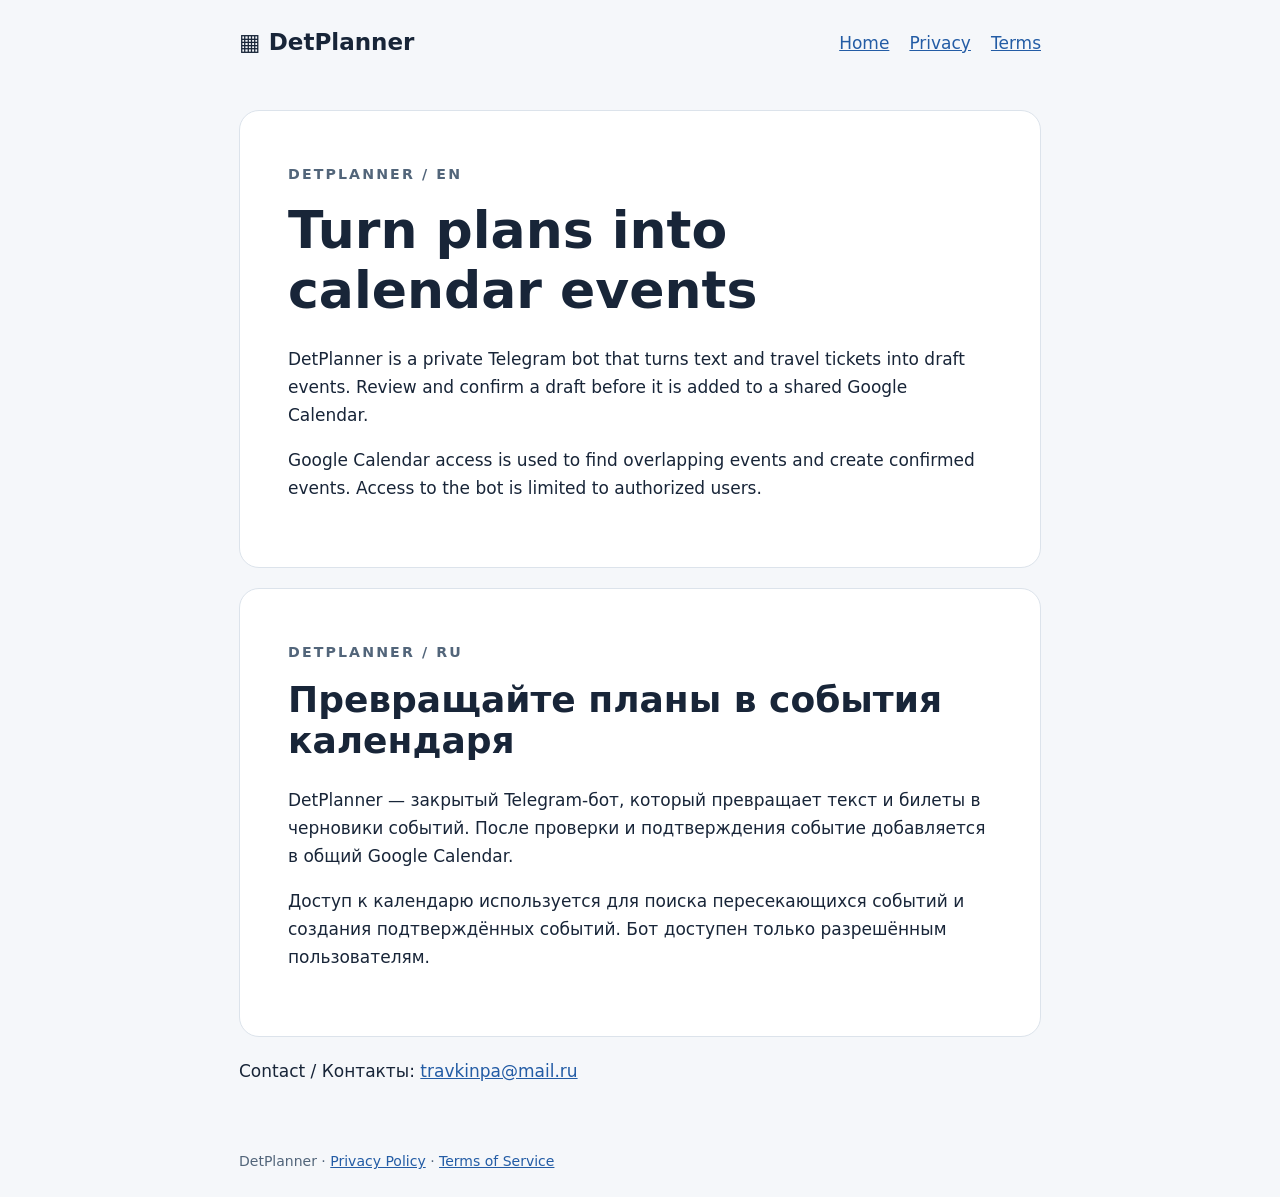
<file: index.html>
<!doctype html><html lang="en"><head><meta charset="utf-8"><meta name="viewport" content="width=device-width,initial-scale=1"><title>DetPlanner | DetPlanner</title><link rel="stylesheet" href="style.css"></head><body><header><a class="brand" href="index.html">▦ DetPlanner</a><nav><a href="index.html">Home</a><a href="privacy.html">Privacy</a><a href="terms.html">Terms</a></nav></header><main><section lang="en"><small>DETPLANNER / EN</small><h1>Turn plans into calendar events</h1><p>DetPlanner is a private Telegram bot that turns text and travel tickets into draft events. Review and confirm a draft before it is added to a shared Google Calendar.</p><p>Google Calendar access is used to find overlapping events and create confirmed events. Access to the bot is limited to authorized users.</p></section><section lang="ru"><small>DETPLANNER / RU</small><h2>Превращайте планы в события календаря</h2><p>DetPlanner — закрытый Telegram-бот, который превращает текст и билеты в черновики событий. После проверки и подтверждения событие добавляется в общий Google Calendar.</p><p>Доступ к календарю используется для поиска пересекающихся событий и создания подтверждённых событий. Бот доступен только разрешённым пользователям.</p></section><p>Contact / Контакты: <a href="mailto:travkinpa@mail.ru">travkinpa@mail.ru</a></p></main><footer>DetPlanner · <a href="privacy.html">Privacy Policy</a> · <a href="terms.html">Terms of Service</a></footer></body></html>
</file>
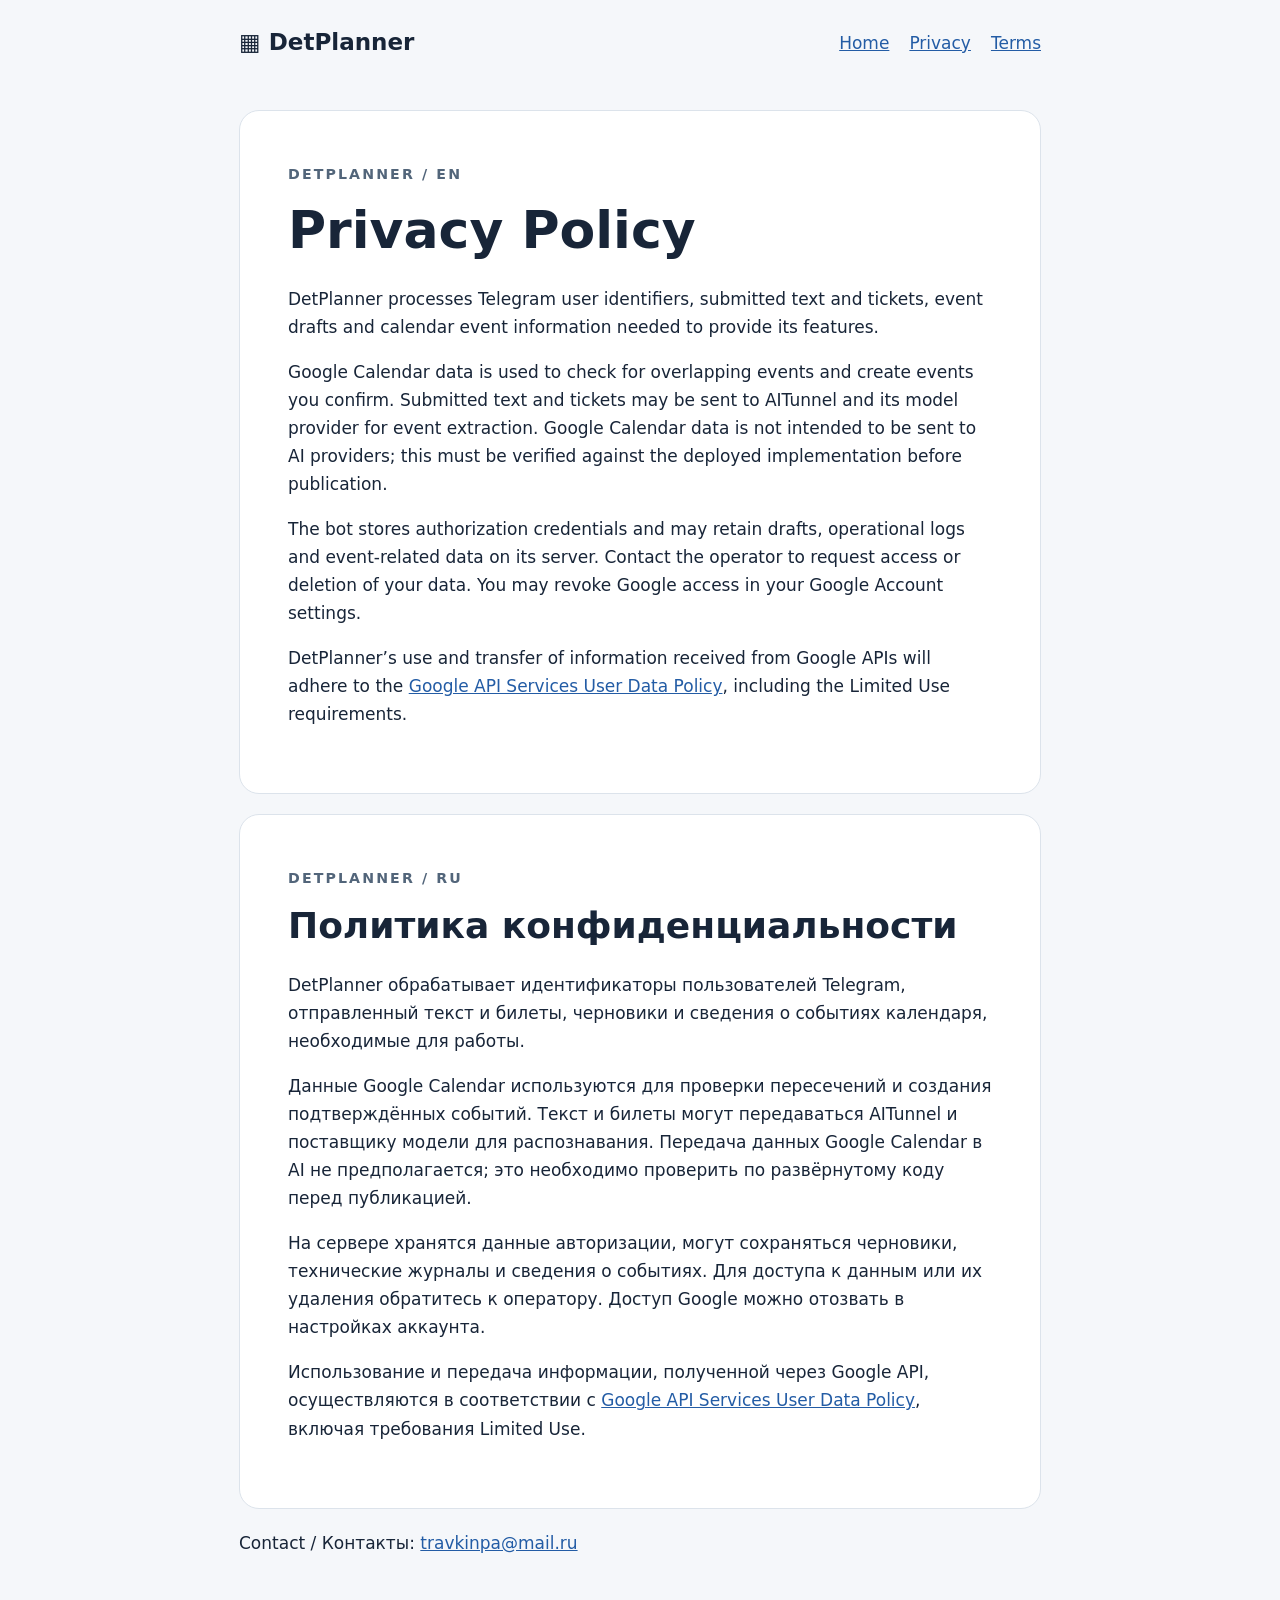
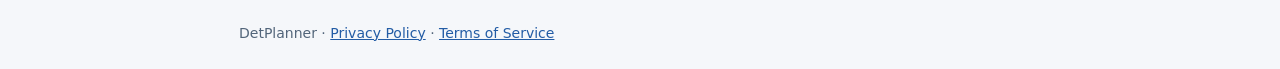
<file: privacy.html>
<!doctype html><html lang="en"><head><meta charset="utf-8"><meta name="viewport" content="width=device-width,initial-scale=1"><title>Privacy Policy | DetPlanner</title><link rel="stylesheet" href="style.css"></head><body><header><a class="brand" href="index.html">▦ DetPlanner</a><nav><a href="index.html">Home</a><a href="privacy.html">Privacy</a><a href="terms.html">Terms</a></nav></header><main><section lang="en"><small>DETPLANNER / EN</small><h1>Privacy Policy</h1><p>DetPlanner processes Telegram user identifiers, submitted text and tickets, event drafts and calendar event information needed to provide its features.</p><p>Google Calendar data is used to check for overlapping events and create events you confirm. Submitted text and tickets may be sent to AITunnel and its model provider for event extraction. Google Calendar data is not intended to be sent to AI providers; this must be verified against the deployed implementation before publication.</p><p>The bot stores authorization credentials and may retain drafts, operational logs and event-related data on its server. Contact the operator to request access or deletion of your data. You may revoke Google access in your Google Account settings.</p><p>DetPlanner’s use and transfer of information received from Google APIs will adhere to the <a href="https://developers.google.com/terms/api-services-user-data-policy">Google API Services User Data Policy</a>, including the Limited Use requirements.</p></section><section lang="ru"><small>DETPLANNER / RU</small><h2>Политика конфиденциальности</h2><p>DetPlanner обрабатывает идентификаторы пользователей Telegram, отправленный текст и билеты, черновики и сведения о событиях календаря, необходимые для работы.</p><p>Данные Google Calendar используются для проверки пересечений и создания подтверждённых событий. Текст и билеты могут передаваться AITunnel и поставщику модели для распознавания. Передача данных Google Calendar в AI не предполагается; это необходимо проверить по развёрнутому коду перед публикацией.</p><p>На сервере хранятся данные авторизации, могут сохраняться черновики, технические журналы и сведения о событиях. Для доступа к данным или их удаления обратитесь к оператору. Доступ Google можно отозвать в настройках аккаунта.</p><p>Использование и передача информации, полученной через Google API, осуществляются в соответствии с <a href="https://developers.google.com/terms/api-services-user-data-policy">Google API Services User Data Policy</a>, включая требования Limited Use.</p></section><p>Contact / Контакты: <a href="mailto:travkinpa@mail.ru">travkinpa@mail.ru</a></p></main><footer>DetPlanner · <a href="privacy.html">Privacy Policy</a> · <a href="terms.html">Terms of Service</a></footer></body></html>
</file>
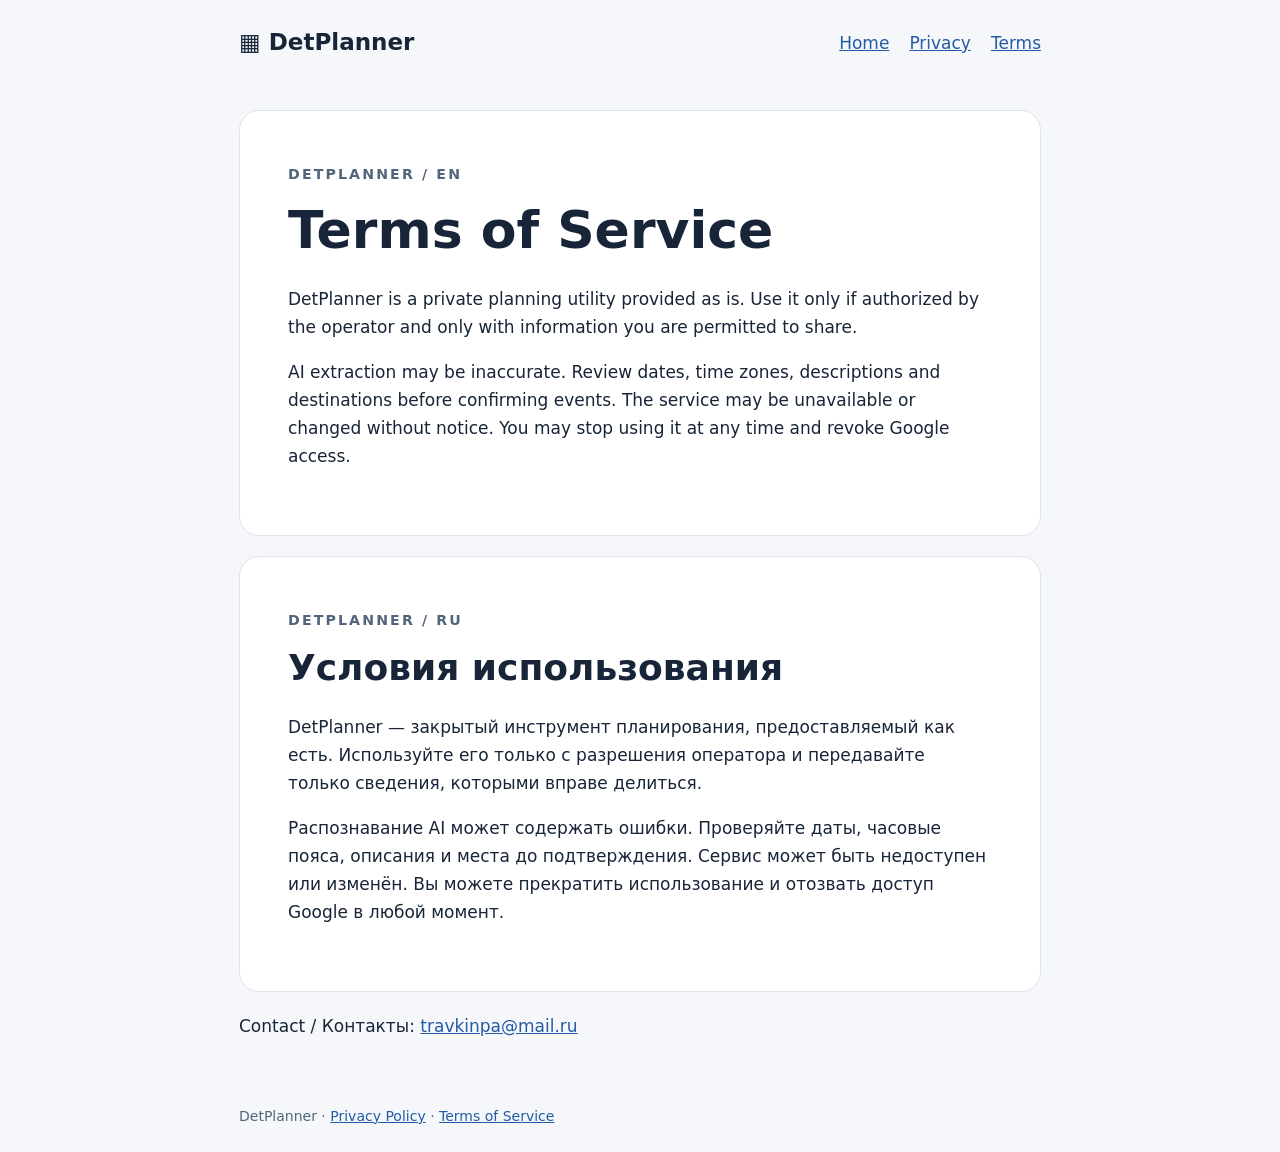
<file: terms.html>
<!doctype html><html lang="en"><head><meta charset="utf-8"><meta name="viewport" content="width=device-width,initial-scale=1"><title>Terms of Service | DetPlanner</title><link rel="stylesheet" href="style.css"></head><body><header><a class="brand" href="index.html">▦ DetPlanner</a><nav><a href="index.html">Home</a><a href="privacy.html">Privacy</a><a href="terms.html">Terms</a></nav></header><main><section lang="en"><small>DETPLANNER / EN</small><h1>Terms of Service</h1><p>DetPlanner is a private planning utility provided as is. Use it only if authorized by the operator and only with information you are permitted to share.</p><p>AI extraction may be inaccurate. Review dates, time zones, descriptions and destinations before confirming events. The service may be unavailable or changed without notice. You may stop using it at any time and revoke Google access.</p></section><section lang="ru"><small>DETPLANNER / RU</small><h2>Условия использования</h2><p>DetPlanner — закрытый инструмент планирования, предоставляемый как есть. Используйте его только с разрешения оператора и передавайте только сведения, которыми вправе делиться.</p><p>Распознавание AI может содержать ошибки. Проверяйте даты, часовые пояса, описания и места до подтверждения. Сервис может быть недоступен или изменён. Вы можете прекратить использование и отозвать доступ Google в любой момент.</p></section><p>Contact / Контакты: <a href="mailto:travkinpa@mail.ru">travkinpa@mail.ru</a></p></main><footer>DetPlanner · <a href="privacy.html">Privacy Policy</a> · <a href="terms.html">Terms of Service</a></footer></body></html>
</file>
<file: style.css>
*{box-sizing:border-box}body{margin:0;background:#f5f7fa;color:#182538;font:17px/1.65 system-ui,sans-serif}header,main,footer{max-width:850px;margin:auto;padding:24px}header{display:flex;justify-content:space-between;align-items:center;gap:20px;flex-wrap:wrap}nav{display:flex;gap:20px;flex-wrap:wrap}.brand{font-size:23px;font-weight:750;text-decoration:none;color:#182538}a{color:#235ca5}section{background:white;border:1px solid #dce3eb;border-radius:20px;padding:clamp(22px,5vw,48px);margin-bottom:20px}small{letter-spacing:.15em;color:#52657a;font-weight:650}h1,h2{line-height:1.15;margin:14px 0 24px}h1{font-size:clamp(32px,6vw,52px)}h2{font-size:clamp(25px,4vw,36px)}footer{font-size:14px;color:#52657a}
</file>
